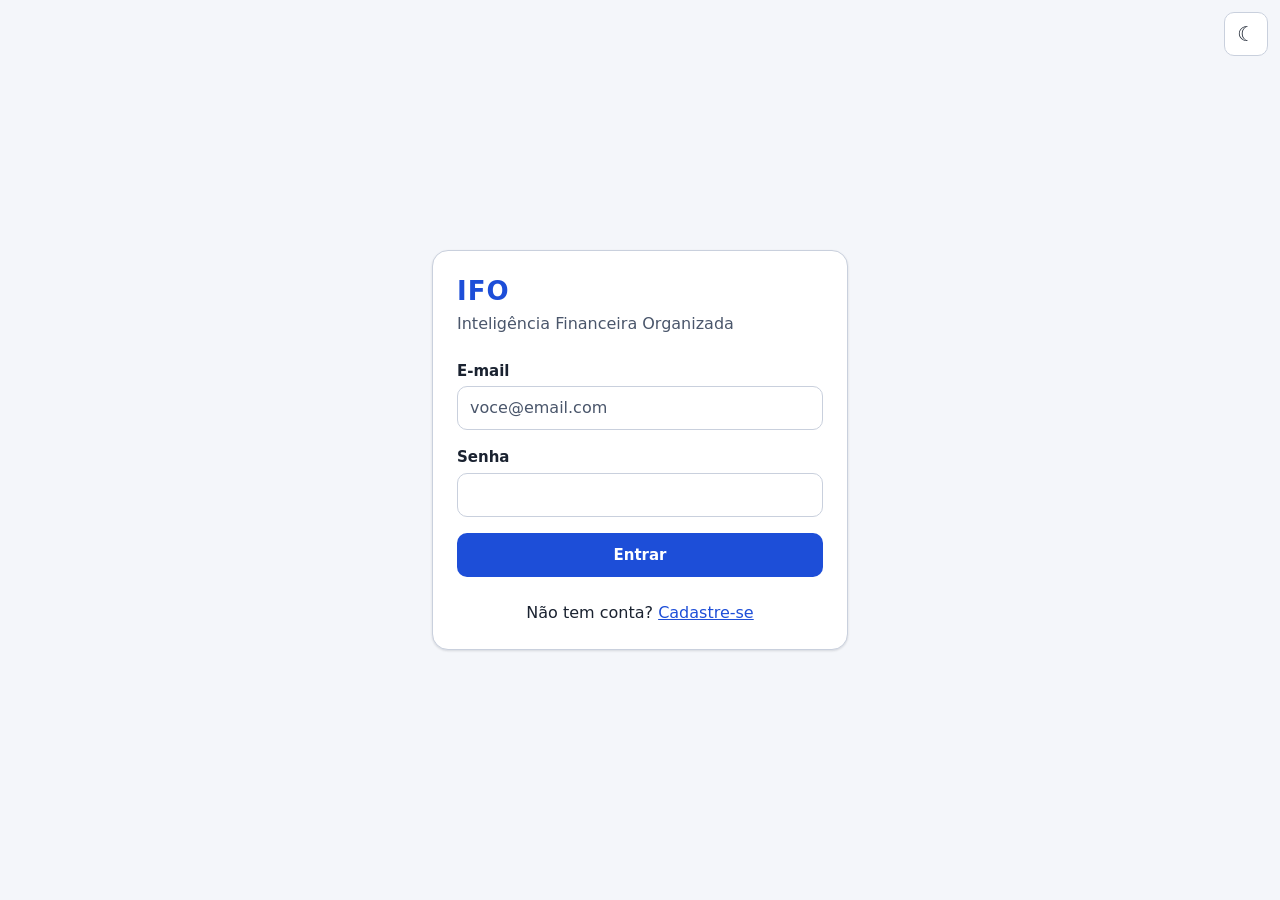
<file: ifo/frontend/index.html>
<!doctype html>
<html lang="pt-BR">
  <head>
    <meta charset="UTF-8" />
    <meta name="viewport" content="width=device-width, initial-scale=1.0" />
    <title>Entrar · IFO</title>
    <!-- Aplica o tema salvo antes da pintura (evita "piscar"); ver js/tema.js -->
    <script>
      try {
        var t = localStorage.getItem("ifo.tema");
        if (t === "dark" || t === "light") document.documentElement.dataset.theme = t;
      } catch (e) {}
    </script>
    <link rel="stylesheet" href="css/tokens.css" />
    <link rel="stylesheet" href="css/base.css" />
    <link rel="stylesheet" href="css/componentes.css" />
  </head>
  <body>
    <a class="pular-conteudo" href="#conteudo">Ir para o conteúdo</a>

    <div class="autenticacao">
      <main id="conteudo" class="autenticacao-caixa">
        <h1>IFO</h1>
        <p class="subtitulo">Inteligência Financeira Organizada</p>

        <form id="form-login" class="formulario" novalidate>
          <div class="campo">
            <label for="email">E-mail</label>
            <input
              class="entrada"
              type="email"
              id="email"
              name="email"
              autocomplete="email"
              placeholder="voce@email.com"
              required
            />
          </div>

          <div class="campo">
            <label for="senha">Senha</label>
            <input
              class="entrada"
              type="password"
              id="senha"
              name="senha"
              autocomplete="current-password"
              required
            />
          </div>

          <button type="submit" class="btn btn-primario btn-bloco">Entrar</button>
        </form>

        <p class="texto-centro" style="margin-top: var(--espaco-5)">
          Não tem conta? <a href="cadastro.html">Cadastre-se</a>
        </p>
      </main>
    </div>

    <script type="module" src="js/telas/login.js"></script>
  </body>
</html>
</file>
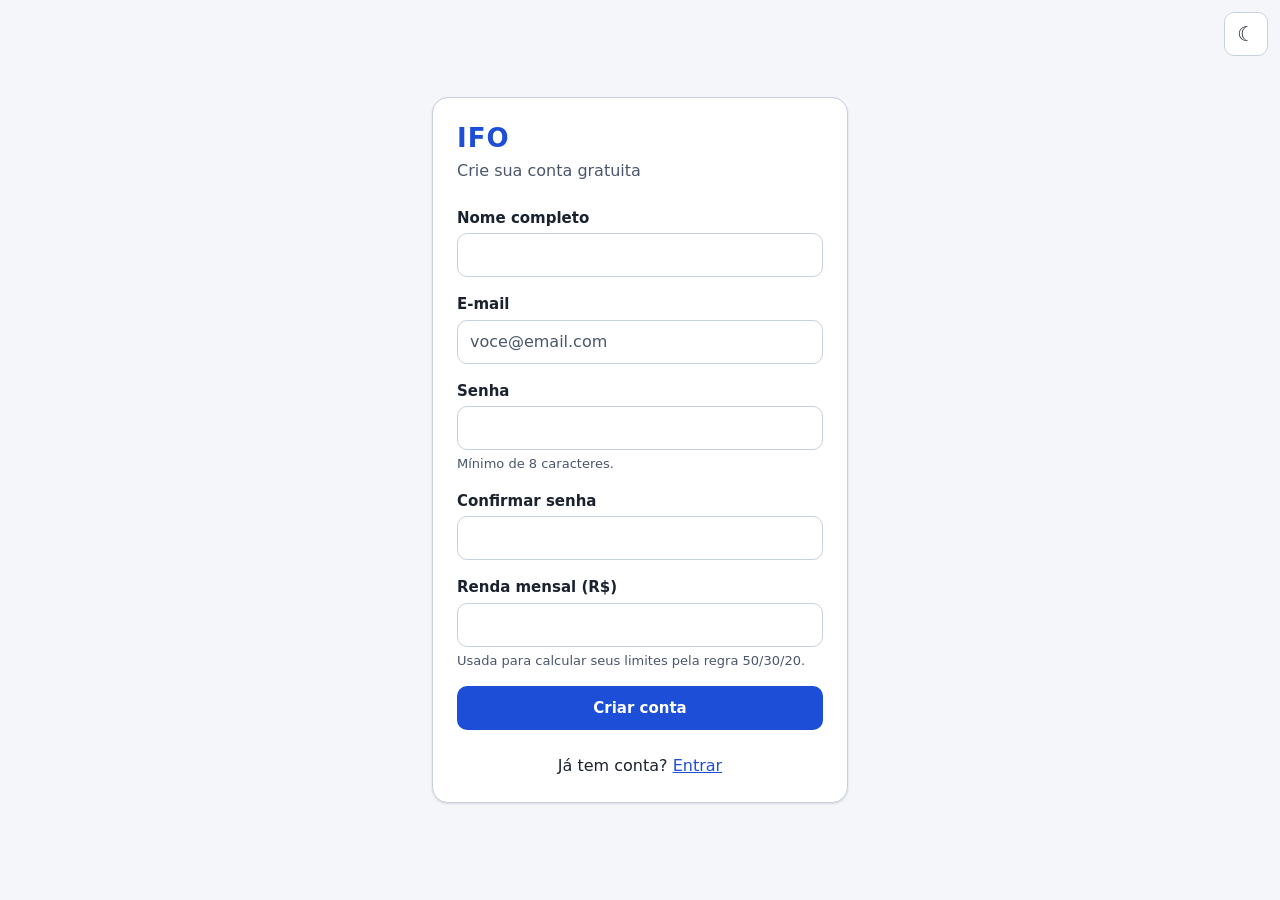
<file: ifo/frontend/cadastro.html>
<!doctype html>
<html lang="pt-BR">
  <head>
    <meta charset="UTF-8" />
    <meta name="viewport" content="width=device-width, initial-scale=1.0" />
    <title>Criar conta · IFO</title>
    <!-- Aplica o tema salvo antes da pintura (evita "piscar"); ver js/tema.js -->
    <script>
      try {
        var t = localStorage.getItem("ifo.tema");
        if (t === "dark" || t === "light") document.documentElement.dataset.theme = t;
      } catch (e) {}
    </script>
    <link rel="stylesheet" href="css/tokens.css" />
    <link rel="stylesheet" href="css/base.css" />
    <link rel="stylesheet" href="css/componentes.css" />
  </head>
  <body>
    <a class="pular-conteudo" href="#conteudo">Ir para o conteúdo</a>

    <div class="autenticacao">
      <main id="conteudo" class="autenticacao-caixa">
        <h1>IFO</h1>
        <p class="subtitulo">Crie sua conta gratuita</p>

        <form id="form-cadastro" class="formulario" novalidate>
          <div class="campo">
            <label for="nome">Nome completo</label>
            <input class="entrada" type="text" id="nome" name="nome" autocomplete="name" required />
          </div>

          <div class="campo">
            <label for="email">E-mail</label>
            <input
              class="entrada"
              type="email"
              id="email"
              name="email"
              autocomplete="email"
              placeholder="voce@email.com"
              required
            />
          </div>

          <div class="campo">
            <label for="senha">Senha</label>
            <input
              class="entrada"
              type="password"
              id="senha"
              name="senha"
              autocomplete="new-password"
              minlength="8"
              aria-describedby="ajuda-senha"
              required
            />
            <span id="ajuda-senha" class="campo-ajuda">Mínimo de 8 caracteres.</span>
          </div>

          <div class="campo">
            <label for="confirmar-senha">Confirmar senha</label>
            <input
              class="entrada"
              type="password"
              id="confirmar-senha"
              name="confirmarSenha"
              autocomplete="new-password"
              required
            />
          </div>

          <div class="campo">
            <label for="renda">Renda mensal (R$)</label>
            <input
              class="entrada"
              type="number"
              id="renda"
              name="rendaMensal"
              inputmode="decimal"
              step="0.01"
              min="0"
              aria-describedby="ajuda-renda"
              required
            />
            <span id="ajuda-renda" class="campo-ajuda">
              Usada para calcular seus limites pela regra 50/30/20.
            </span>
          </div>

          <button type="submit" class="btn btn-primario btn-bloco">Criar conta</button>
        </form>

        <p class="texto-centro" style="margin-top: var(--espaco-5)">
          Já tem conta? <a href="index.html">Entrar</a>
        </p>
      </main>
    </div>

    <script type="module" src="js/telas/cadastro.js"></script>
  </body>
</html>
</file>
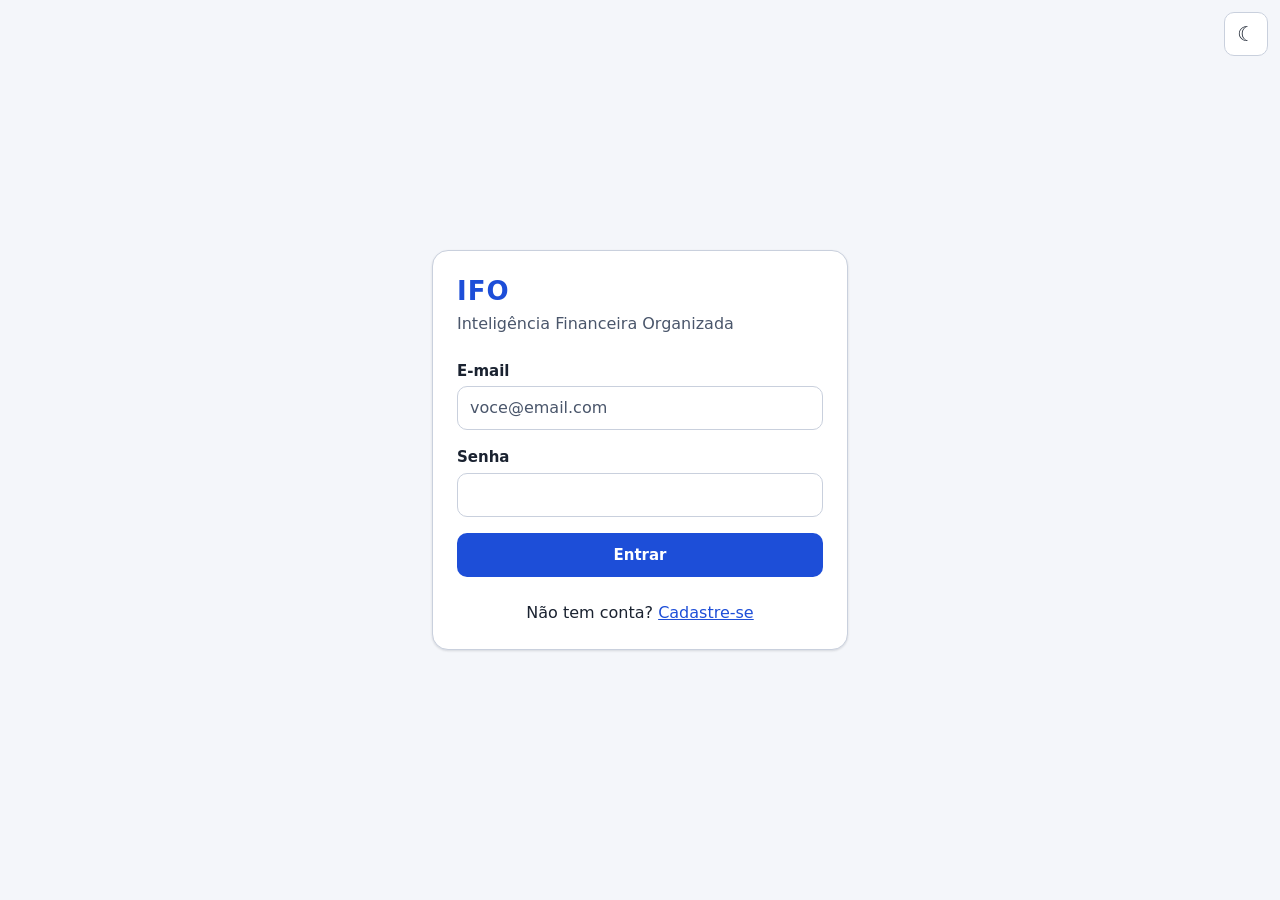
<file: ifo/frontend/dashboard.html>
<!doctype html>
<html lang="pt-BR">
  <head>
    <meta charset="UTF-8" />
    <meta name="viewport" content="width=device-width, initial-scale=1.0" />
    <title>Dashboard · IFO</title>
    <!-- Aplica o tema salvo antes da pintura (evita "piscar"); ver js/tema.js -->
    <script>
      try {
        var t = localStorage.getItem("ifo.tema");
        if (t === "dark" || t === "light") document.documentElement.dataset.theme = t;
      } catch (e) {}
    </script>
    <link rel="stylesheet" href="css/tokens.css" />
    <link rel="stylesheet" href="css/base.css" />
    <link rel="stylesheet" href="css/componentes.css" />
  </head>
  <body>
    <a class="pular-conteudo" href="#conteudo">Ir para o conteúdo</a>
    <header id="navbar" class="navbar"></header>

    <main id="conteudo" class="conteudo pilha">
      <div class="cabecalho-pagina">
        <h1>Dashboard</h1>
        <button type="button" id="nova-transacao" class="btn btn-primario">+ Nova transação</button>
      </div>

      <div id="filtro"></div>

      <div id="painel" class="pilha"></div>
    </main>

    <footer class="rodape">IFO · Inteligência Financeira Organizada · Projeto acadêmico FATEC Cotia</footer>

    <script type="module" src="js/telas/dashboard.js"></script>
  </body>
</html>
</file>
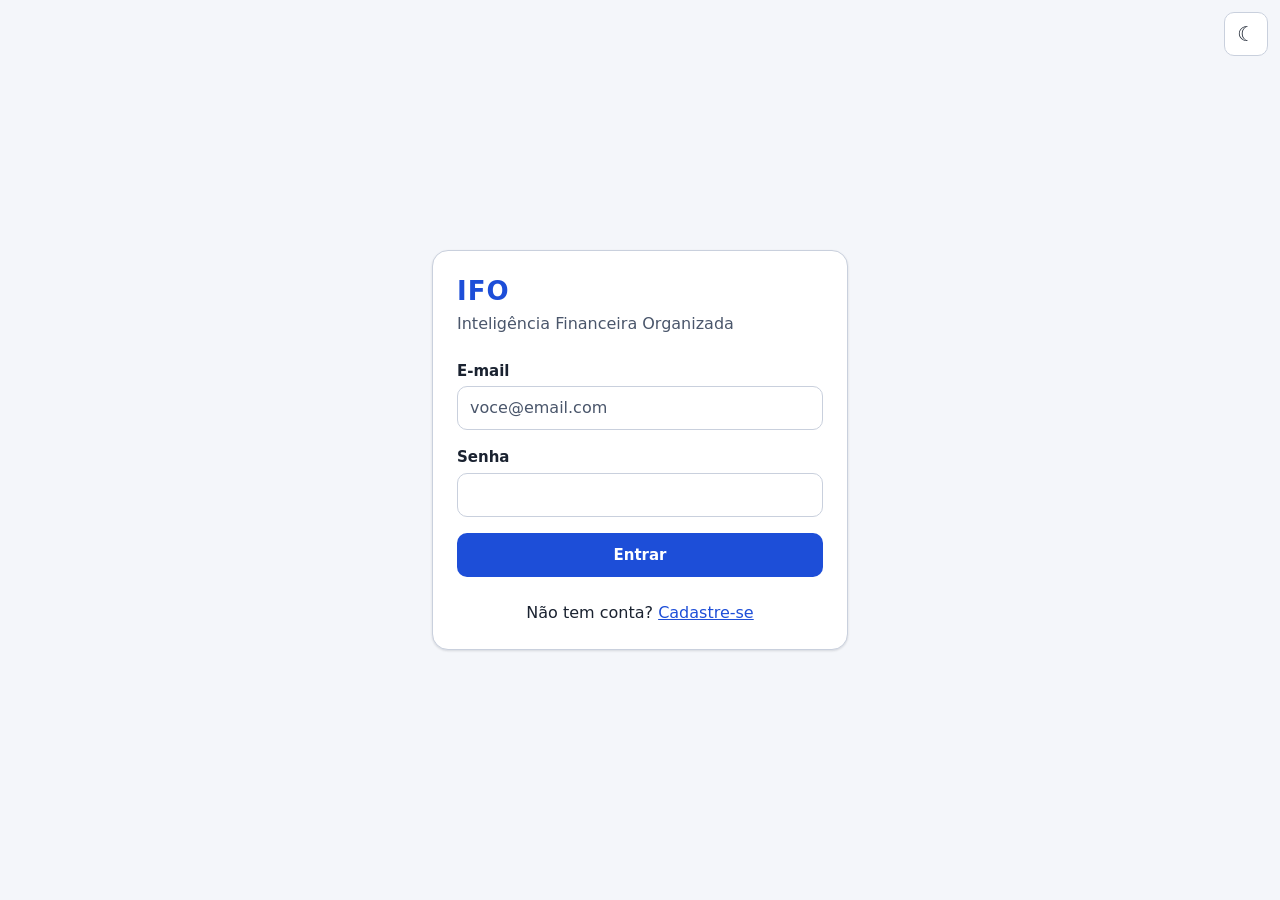
<file: ifo/frontend/metas.html>
<!doctype html>
<html lang="pt-BR">
  <head>
    <meta charset="UTF-8" />
    <meta name="viewport" content="width=device-width, initial-scale=1.0" />
    <title>Metas · IFO</title>
    <!-- Aplica o tema salvo antes da pintura (evita "piscar"); ver js/tema.js -->
    <script>
      try {
        var t = localStorage.getItem("ifo.tema");
        if (t === "dark" || t === "light") document.documentElement.dataset.theme = t;
      } catch (e) {}
    </script>
    <link rel="stylesheet" href="css/tokens.css" />
    <link rel="stylesheet" href="css/base.css" />
    <link rel="stylesheet" href="css/componentes.css" />
  </head>
  <body>
    <a class="pular-conteudo" href="#conteudo">Ir para o conteúdo</a>
    <header id="navbar" class="navbar"></header>

    <main id="conteudo" class="conteudo pilha">
      <div class="cabecalho-pagina">
        <h1>Metas</h1>
        <button type="button" id="nova-meta" class="btn btn-primario">+ Nova meta</button>
      </div>

      <div id="lista-metas" aria-live="polite"></div>
    </main>

    <footer class="rodape">IFO · Inteligência Financeira Organizada · Projeto acadêmico FATEC Cotia</footer>

    <script type="module" src="js/telas/metas.js"></script>
  </body>
</html>
</file>
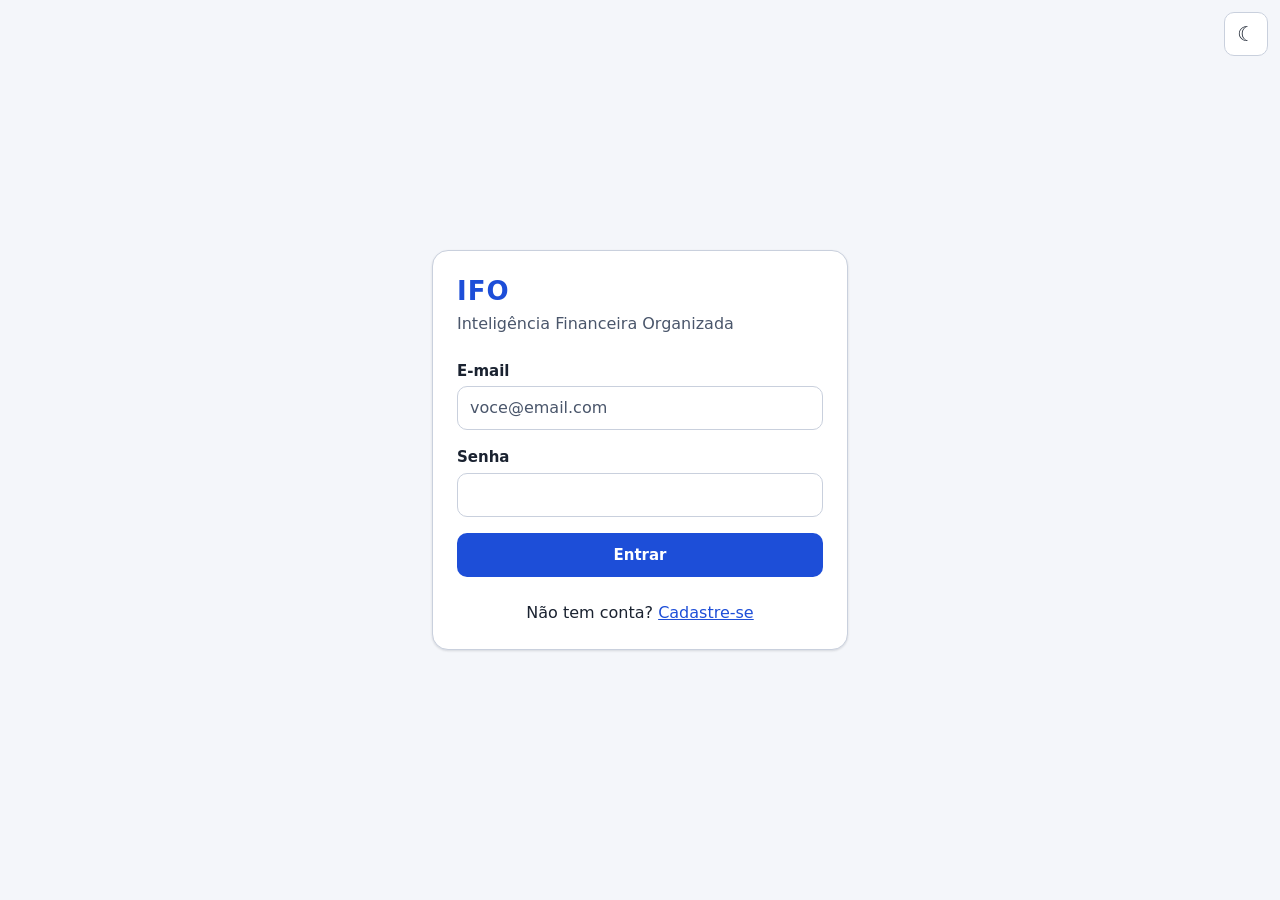
<file: ifo/frontend/orcamento.html>
<!doctype html>
<html lang="pt-BR">
  <head>
    <meta charset="UTF-8" />
    <meta name="viewport" content="width=device-width, initial-scale=1.0" />
    <title>Orçamento · IFO</title>
    <!-- Aplica o tema salvo antes da pintura (evita "piscar"); ver js/tema.js -->
    <script>
      try {
        var t = localStorage.getItem("ifo.tema");
        if (t === "dark" || t === "light") document.documentElement.dataset.theme = t;
      } catch (e) {}
    </script>
    <link rel="stylesheet" href="css/tokens.css" />
    <link rel="stylesheet" href="css/base.css" />
    <link rel="stylesheet" href="css/componentes.css" />
  </head>
  <body>
    <a class="pular-conteudo" href="#conteudo">Ir para o conteúdo</a>
    <header id="navbar" class="navbar"></header>

    <main id="conteudo" class="conteudo pilha">
      <div class="cabecalho-pagina">
        <h1>Orçamento</h1>
      </div>

      <section class="cartao pilha" aria-labelledby="titulo-distribuicao">
        <h2 id="titulo-distribuicao">Distribuição da renda</h2>
        <div id="info-renda"></div>

        <form id="form-orcamento" class="formulario" novalidate>
          <div class="campos-em-linha">
            <div class="campo">
              <label for="orc-necessidades">Necessidades (%)</label>
              <input class="entrada" type="number" id="orc-necessidades" name="necessidades" inputmode="decimal" step="0.01" min="0" max="100" />
            </div>
            <div class="campo">
              <label for="orc-lazer">Lazer (%)</label>
              <input class="entrada" type="number" id="orc-lazer" name="lazer" inputmode="decimal" step="0.01" min="0" max="100" />
            </div>
            <div class="campo">
              <label for="orc-investimentos">Investimentos (%)</label>
              <input class="entrada" type="number" id="orc-investimentos" name="investimentos" inputmode="decimal" step="0.01" min="0" max="100" />
            </div>
          </div>

          <!-- Prévia da soma: precisa fechar exatamente 100% (RN05) -->
          <div id="soma-percentuais" class="faixa faixa-atencao" role="status" aria-live="polite"></div>

          <div class="linha">
            <button type="submit" class="btn btn-primario">Salvar orçamento</button>
            <button type="button" id="restaurar-padrao" class="btn btn-contorno">Restaurar 50/30/20</button>
          </div>
        </form>
      </section>

      <section aria-labelledby="titulo-uso" class="pilha">
        <h2 id="titulo-uso">Uso no mês</h2>
        <div id="filtro"></div>
        <div id="status-grupos" class="grade grade-3"></div>
      </section>
    </main>

    <footer class="rodape">IFO · Inteligência Financeira Organizada · Projeto acadêmico FATEC Cotia</footer>

    <script type="module" src="js/telas/orcamento.js"></script>
  </body>
</html>
</file>
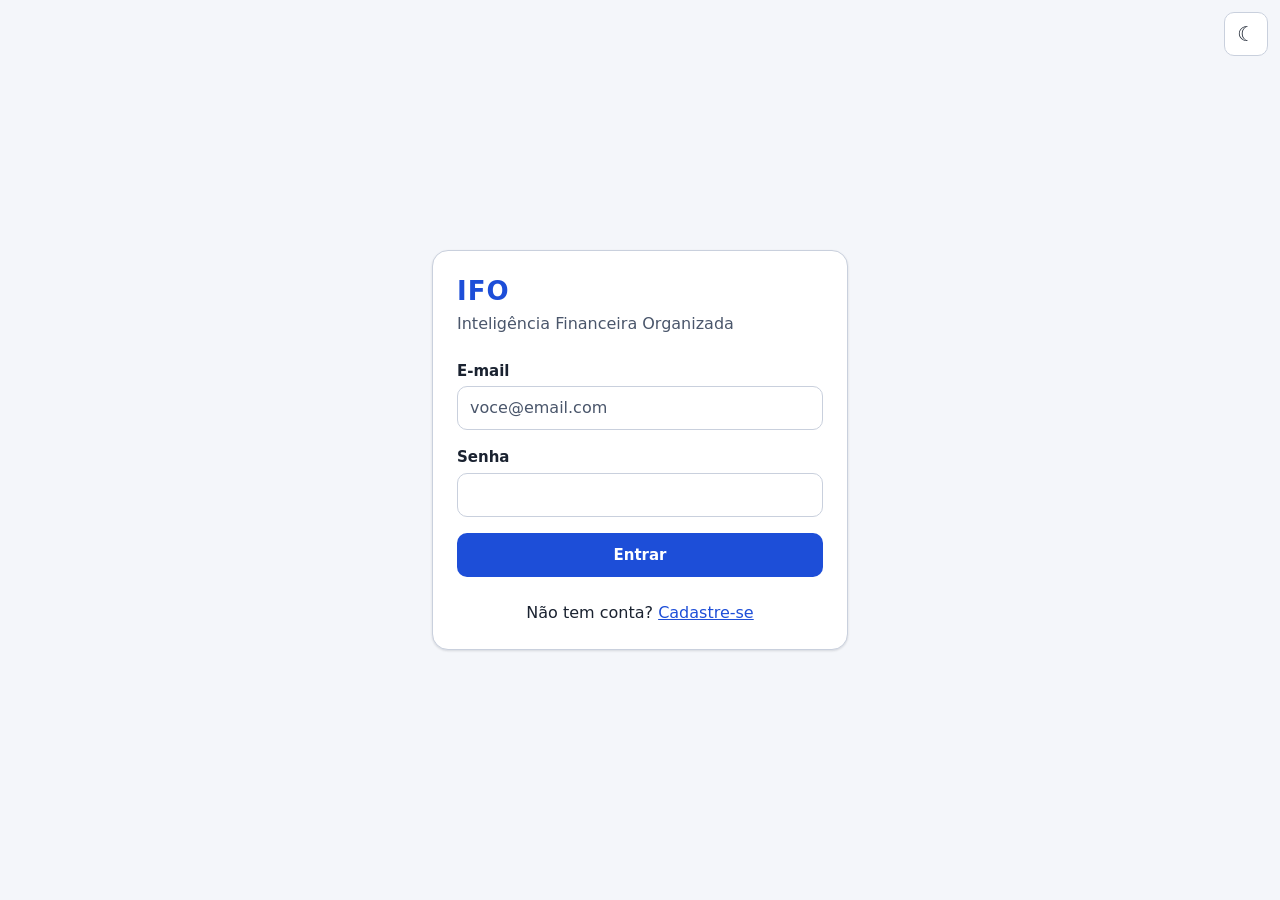
<file: ifo/frontend/perfil.html>
<!doctype html>
<html lang="pt-BR">
  <head>
    <meta charset="UTF-8" />
    <meta name="viewport" content="width=device-width, initial-scale=1.0" />
    <title>Perfil · IFO</title>
    <!-- Aplica o tema salvo antes da pintura (evita "piscar"); ver js/tema.js -->
    <script>
      try {
        var t = localStorage.getItem("ifo.tema");
        if (t === "dark" || t === "light") document.documentElement.dataset.theme = t;
      } catch (e) {}
    </script>
    <link rel="stylesheet" href="css/tokens.css" />
    <link rel="stylesheet" href="css/base.css" />
    <link rel="stylesheet" href="css/componentes.css" />
  </head>
  <body>
    <a class="pular-conteudo" href="#conteudo">Ir para o conteúdo</a>
    <header id="navbar" class="navbar"></header>

    <main id="conteudo" class="conteudo coluna-central coluna-estreita">
      <div class="cabecalho-pagina">
        <h1>Meu perfil</h1>
      </div>

      <section class="cartao">
        <form id="form-perfil" class="formulario" novalidate>
          <!-- Fica desabilitado até os dados chegarem da API -->
          <fieldset id="dados-perfil" class="formulario conjunto" disabled>
            <div class="campo">
              <label for="nome">Nome</label>
              <input class="entrada" type="text" id="nome" name="nome" autocomplete="name" required />
            </div>

            <div class="campo">
              <label for="email">E-mail</label>
              <input
                class="entrada"
                type="email"
                id="email"
                name="email"
                autocomplete="email"
                aria-describedby="ajuda-email"
                readonly
              />
              <span id="ajuda-email" class="campo-ajuda">O e-mail não pode ser alterado.</span>
            </div>

            <div class="campo">
              <label for="renda">Renda mensal (R$)</label>
              <input
                class="entrada"
                type="number"
                id="renda"
                name="rendaMensal"
                inputmode="decimal"
                step="0.01"
                min="0"
                aria-describedby="ajuda-renda"
                required
              />
              <span id="ajuda-renda" class="campo-ajuda">
                A renda define o limite mensal de cada grupo no seu orçamento.
              </span>
            </div>

            <button type="submit" class="btn btn-primario">Salvar alterações</button>
          </fieldset>
        </form>
      </section>
    </main>

    <footer class="rodape">IFO · Inteligência Financeira Organizada · Projeto acadêmico FATEC Cotia</footer>

    <script type="module" src="js/telas/perfil.js"></script>
  </body>
</html>
</file>
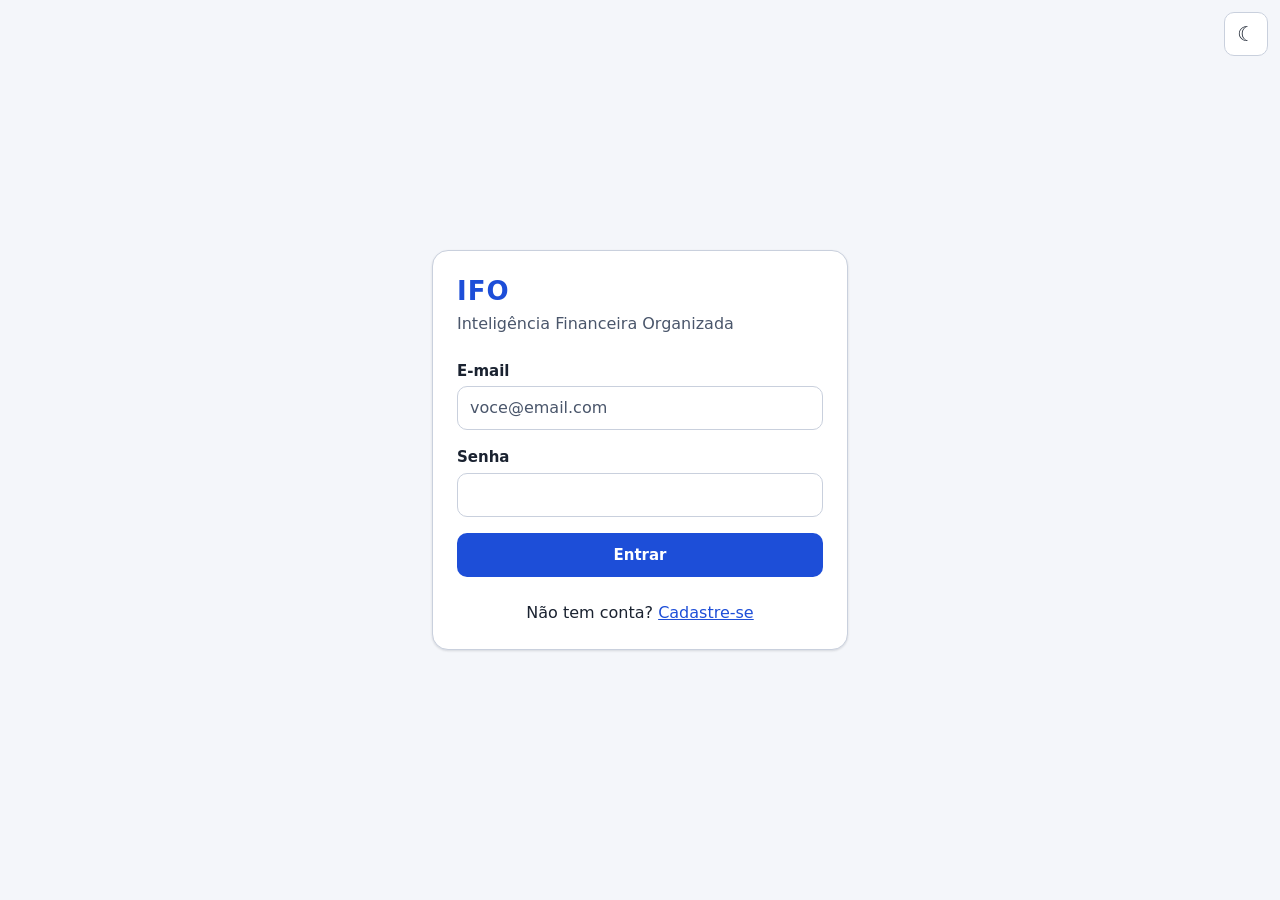
<file: ifo/frontend/recorrencias.html>
<!doctype html>
<html lang="pt-BR">
  <head>
    <meta charset="UTF-8" />
    <meta name="viewport" content="width=device-width, initial-scale=1.0" />
    <title>Despesas recorrentes · IFO</title>
    <!-- Aplica o tema salvo antes da pintura (evita "piscar"); ver js/tema.js -->
    <script>
      try {
        var t = localStorage.getItem("ifo.tema");
        if (t === "dark" || t === "light") document.documentElement.dataset.theme = t;
      } catch (e) {}
    </script>
    <link rel="stylesheet" href="css/tokens.css" />
    <link rel="stylesheet" href="css/base.css" />
    <link rel="stylesheet" href="css/componentes.css" />
  </head>
  <body>
    <a class="pular-conteudo" href="#conteudo">Ir para o conteúdo</a>
    <header id="navbar" class="navbar"></header>

    <main id="conteudo" class="conteudo pilha">
      <div class="cabecalho-pagina">
        <h1>Despesas recorrentes</h1>
        <button type="button" id="nova-recorrencia" class="btn btn-primario">+ Nova recorrência</button>
      </div>

      <div class="faixa faixa-info">
        O IFO lança a despesa sozinho todo mês, no dia escolhido (em meses curtos, no último dia). Pausar ou excluir
        vale só para os meses seguintes: o que já foi lançado fica nas suas transações.
      </div>

      <section class="cartao" aria-label="Lista de despesas recorrentes">
        <div id="lista-recorrencias" aria-live="polite"></div>
      </section>
    </main>

    <footer class="rodape">IFO · Inteligência Financeira Organizada · Projeto acadêmico FATEC Cotia</footer>

    <script type="module" src="js/telas/recorrencias.js"></script>
  </body>
</html>
</file>
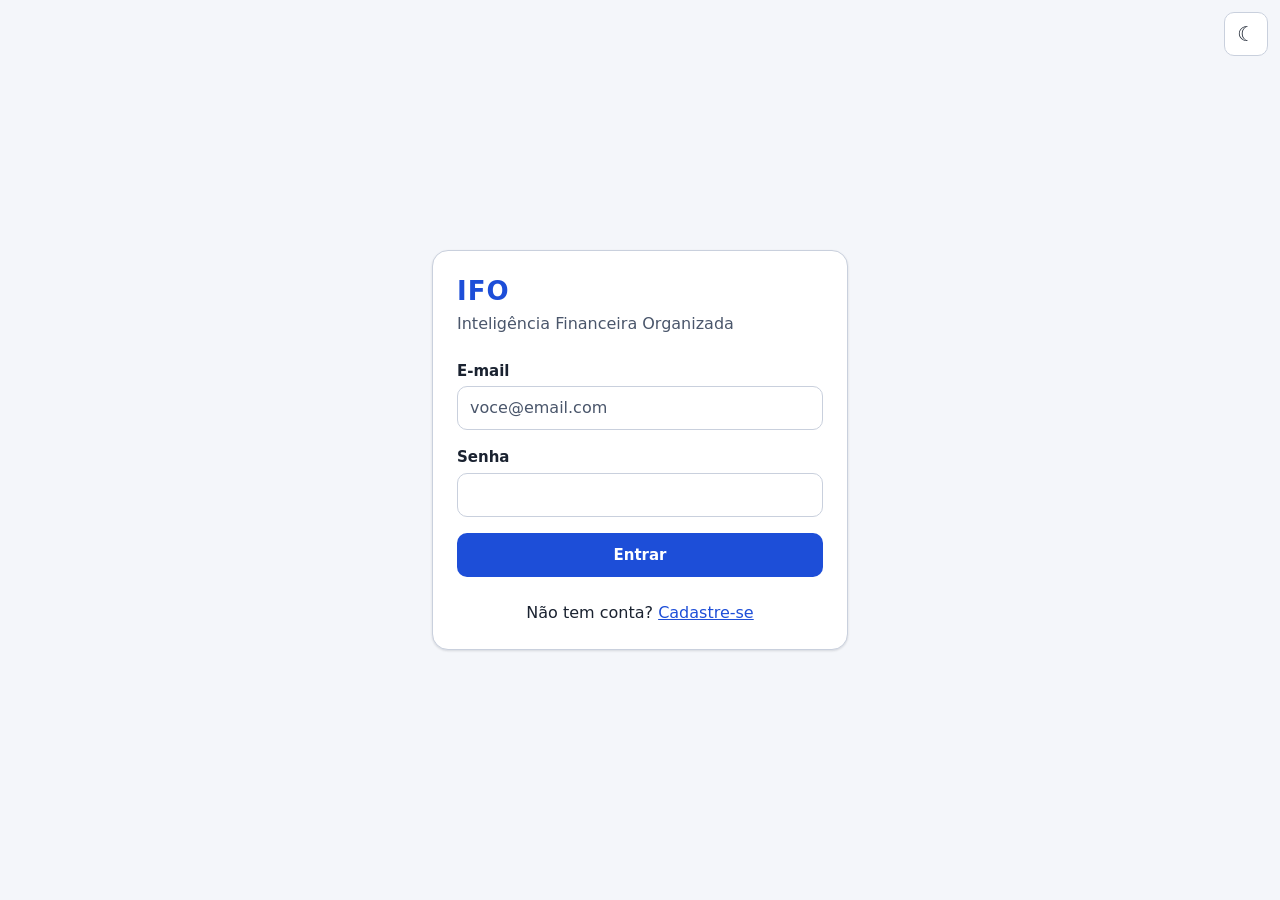
<file: ifo/frontend/simulador.html>
<!doctype html>
<html lang="pt-BR">
  <head>
    <meta charset="UTF-8" />
    <meta name="viewport" content="width=device-width, initial-scale=1.0" />
    <title>Simulador · IFO</title>
    <!-- Aplica o tema salvo antes da pintura (evita "piscar"); ver js/tema.js -->
    <script>
      try {
        var t = localStorage.getItem("ifo.tema");
        if (t === "dark" || t === "light") document.documentElement.dataset.theme = t;
      } catch (e) {}
    </script>
    <link rel="stylesheet" href="css/tokens.css" />
    <link rel="stylesheet" href="css/base.css" />
    <link rel="stylesheet" href="css/componentes.css" />
  </head>
  <body>
    <a class="pular-conteudo" href="#conteudo">Ir para o conteúdo</a>
    <header id="navbar" class="navbar"></header>

    <main id="conteudo" class="conteudo coluna-central pilha">
      <div class="cabecalho-pagina">
        <h1>Simulador de investimentos</h1>
      </div>

      <section class="cartao" aria-labelledby="titulo-simulacao">
        <h2 id="titulo-simulacao">Simulação</h2>
        <form id="form-simulador" class="formulario" novalidate>
          <div class="campo">
            <label for="sim-inicial">Aplicação inicial (R$)</label>
            <input class="entrada" type="number" id="sim-inicial" name="aplicacaoInicial" inputmode="decimal" step="0.01" min="0" value="0" aria-describedby="ajuda-inicial" />
            <span id="ajuda-inicial" class="campo-ajuda">Opcional. Deixe em branco se começar do zero.</span>
          </div>

          <div class="campo">
            <label for="sim-mensal">Aporte mensal (R$)</label>
            <input class="entrada" type="number" id="sim-mensal" name="valorMensal" inputmode="decimal" step="0.01" min="0" value="300" aria-describedby="ajuda-mensal" />
            <span id="ajuda-mensal" class="campo-ajuda">Depositado no fim de cada mês.</span>
          </div>

          <div class="campo">
            <label for="sim-taxa">Taxa de juros (% ao mês)</label>
            <input class="entrada" type="number" id="sim-taxa" name="taxaMensal" inputmode="decimal" step="any" min="0" max="100" value="1" />
          </div>

          <div class="campo">
            <label for="sim-meses">Prazo (meses)</label>
            <input class="entrada" type="number" id="sim-meses" name="tempoMeses" inputmode="numeric" step="1" min="1" max="1200" value="12" aria-describedby="ajuda-meses" />
            <span id="ajuda-meses" class="campo-ajuda">De 1 a 1200 meses.</span>
          </div>

          <div class="campo">
            <label for="sim-tipo">Tipo de juros</label>
            <select class="entrada" id="sim-tipo" name="tipoJuros">
              <option value="COMPOSTO" selected>Juros compostos</option>
              <option value="SIMPLES">Juros simples</option>
            </select>
          </div>

          <button type="submit" class="btn btn-primario">Calcular</button>
        </form>
        <p class="campo-ajuda espaco-topo">A simulação não é salva: nada fica registrado na sua conta.</p>
      </section>

      <section id="resultado" class="pilha" aria-live="polite"></section>
    </main>

    <footer class="rodape">IFO · Inteligência Financeira Organizada · Projeto acadêmico FATEC Cotia</footer>

    <script type="module" src="js/telas/simulador.js"></script>
  </body>
</html>
</file>
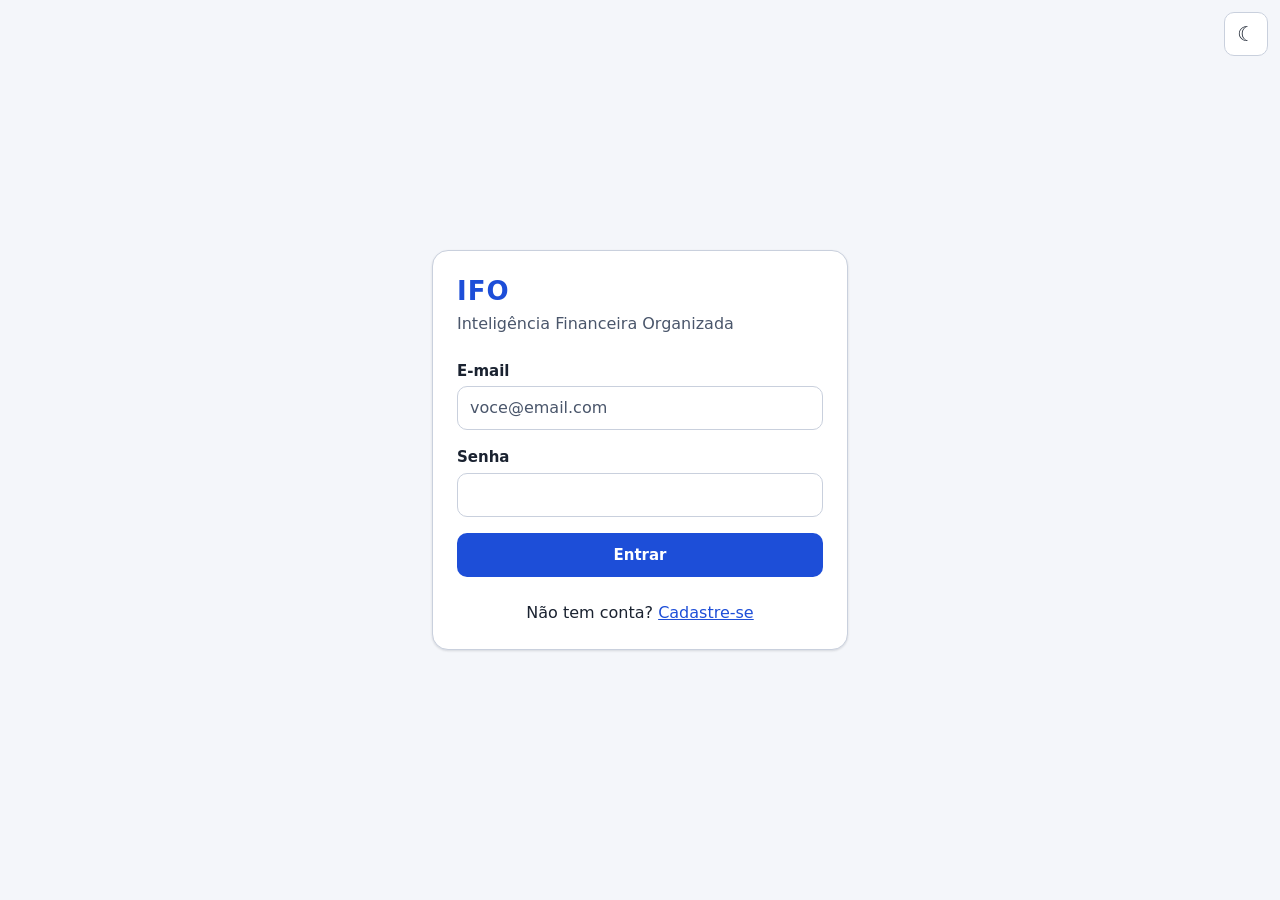
<file: ifo/frontend/transacoes.html>
<!doctype html>
<html lang="pt-BR">
  <head>
    <meta charset="UTF-8" />
    <meta name="viewport" content="width=device-width, initial-scale=1.0" />
    <title>Transações · IFO</title>
    <!-- Aplica o tema salvo antes da pintura (evita "piscar"); ver js/tema.js -->
    <script>
      try {
        var t = localStorage.getItem("ifo.tema");
        if (t === "dark" || t === "light") document.documentElement.dataset.theme = t;
      } catch (e) {}
    </script>
    <link rel="stylesheet" href="css/tokens.css" />
    <link rel="stylesheet" href="css/base.css" />
    <link rel="stylesheet" href="css/componentes.css" />
  </head>
  <body>
    <a class="pular-conteudo" href="#conteudo">Ir para o conteúdo</a>
    <header id="navbar" class="navbar"></header>

    <main id="conteudo" class="conteudo pilha">
      <div class="cabecalho-pagina">
        <h1>Transações</h1>
        <div class="linha">
          <button type="button" id="exportar-csv" class="btn btn-contorno">Exportar CSV</button>
          <button type="button" id="nova-transacao" class="btn btn-primario">+ Nova transação</button>
        </div>
      </div>

      <div id="filtro"></div>

      <!-- Alerta de orçamento depois de lançar uma despesa (RF14) -->
      <div id="area-alerta" role="status" aria-live="polite"></div>

      <section class="cartao" aria-label="Lista de transações">
        <div id="lista"></div>
      </section>
    </main>

    <footer class="rodape">IFO · Inteligência Financeira Organizada · Projeto acadêmico FATEC Cotia</footer>

    <script type="module" src="js/telas/transacoes.js"></script>
  </body>
</html>
</file>
<file: ifo/frontend/css/tokens.css>
/* ============================================
   IFO - Design tokens (R4, ADR-013/ADR-014)
   Toda cor, tamanho e raio do sistema nasce aqui.
   Tema escuro: [data-theme="dark"] (escolha do usuário) ou
   prefers-color-scheme (padrão do sistema, RN19).
   Pares texto/fundo conferidos para contraste AA (RNF08/RNF16).
   ============================================ */

:root {
  color-scheme: light;

  /* Superfícies e texto */
  --cor-fundo: #f4f6fa;
  --cor-superficie: #ffffff;
  --cor-superficie-2: #eef1f7;
  --cor-borda: #c9d0dd;
  --cor-texto: #1a2230;
  --cor-texto-suave: #4a566b;

  /* Marca e ações */
  --cor-primaria: #1d4ed8;
  --cor-primaria-hover: #1e40af;
  --cor-sobre-primaria: #ffffff;
  --cor-perigo: #b91c1c;
  --cor-perigo-hover: #991b1b;
  --cor-sobre-perigo: #ffffff;
  --cor-foco: #1d4ed8;

  /* Dinheiro */
  --cor-receita: #047857;
  --cor-despesa: #b91c1c;

  /* Faixas de aviso (fundo + texto + borda) */
  --faixa-info-fundo: #dbeafe;
  --faixa-info-texto: #1e3a8a;
  --faixa-info-borda: #1d4ed8;
  --faixa-sucesso-fundo: #d1fae5;
  --faixa-sucesso-texto: #064e3b;
  --faixa-sucesso-borda: #047857;
  --faixa-atencao-fundo: #fef3c7;
  --faixa-atencao-texto: #78350f;
  --faixa-atencao-borda: #b45309;
  --faixa-perigo-fundo: #fee2e2;
  --faixa-perigo-texto: #7f1d1d;
  --faixa-perigo-borda: #b91c1c;

  /* Níveis do orçamento (barras e selos) */
  --cor-nivel-ok: #047857;
  --cor-nivel-atencao: #b45309;
  --cor-nivel-estouro: #b91c1c;

  /* Grupos (pizza e legendas) */
  --cor-grupo-necessidades: #1d4ed8;
  --cor-grupo-lazer: #b45309;
  --cor-grupo-investimentos: #047857;

  /* Tipografia */
  --fonte: system-ui, -apple-system, "Segoe UI", Roboto, "Helvetica Neue", Arial, sans-serif;
  --texto-xs: 0.8125rem;
  --texto-sm: 0.9375rem;
  --texto-md: 1rem;
  --texto-lg: 1.25rem;
  --texto-xl: 1.625rem;
  --texto-destaque: 2rem;
  --peso-normal: 400;
  --peso-medio: 600;
  --peso-forte: 700;
  --altura-linha: 1.5;

  /* Espaçamento (escala de 4 px) */
  --espaco-1: 0.25rem;
  --espaco-2: 0.5rem;
  --espaco-3: 0.75rem;
  --espaco-4: 1rem;
  --espaco-5: 1.5rem;
  --espaco-6: 2rem;
  --espaco-7: 3rem;

  /* Formas */
  --raio-sm: 6px;
  --raio-md: 10px;
  --raio-lg: 16px;
  --raio-pilula: 999px;
  --sombra-1: 0 1px 2px rgb(15 23 42 / 0.08), 0 1px 3px rgb(15 23 42 / 0.06);
  --sombra-2: 0 10px 30px rgb(15 23 42 / 0.18);

  /* Medidas de layout */
  --toque-minimo: 44px;
  --largura-conteudo: 1120px;
  --altura-navbar: 56px;

  /* Movimento (ADR-019): durações e curvas únicas para o sistema todo.
     Tudo que usa estes valores é desligado por prefers-reduced-motion. */
  --mov-rapido: 150ms;
  --mov-medio: 250ms;
  --mov-lento: 400ms;
  --mov-curva: cubic-bezier(0.2, 0.7, 0.2, 1);
}

/* Tema escuro escolhido pelo usuário */
:root[data-theme="dark"] {
  color-scheme: dark;

  --cor-fundo: #0e131d;
  --cor-superficie: #172030;
  --cor-superficie-2: #1f2a3f;
  --cor-borda: #34425c;
  --cor-texto: #e8ecf4;
  --cor-texto-suave: #a9b4c8;

  --cor-primaria: #7aa5ff;
  --cor-primaria-hover: #9bbcff;
  --cor-sobre-primaria: #0a1020;
  --cor-perigo: #ff8f8f;
  --cor-perigo-hover: #ffadad;
  --cor-sobre-perigo: #1f0808;
  --cor-foco: #a9c4ff;

  --cor-receita: #4ade80;
  --cor-despesa: #ff9a9a;

  --faixa-info-fundo: #142a52;
  --faixa-info-texto: #cfe0ff;
  --faixa-info-borda: #7aa5ff;
  --faixa-sucesso-fundo: #0f3325;
  --faixa-sucesso-texto: #c2f5d8;
  --faixa-sucesso-borda: #4ade80;
  --faixa-atencao-fundo: #3a2c08;
  --faixa-atencao-texto: #fde9a8;
  --faixa-atencao-borda: #fbbf24;
  --faixa-perigo-fundo: #401418;
  --faixa-perigo-texto: #ffd0d0;
  --faixa-perigo-borda: #ff8f8f;

  --cor-nivel-ok: #4ade80;
  --cor-nivel-atencao: #fbbf24;
  --cor-nivel-estouro: #ff8f8f;

  --cor-grupo-necessidades: #7aa5ff;
  --cor-grupo-lazer: #fbbf24;
  --cor-grupo-investimentos: #4ade80;

  --sombra-1: 0 1px 2px rgb(0 0 0 / 0.5);
  --sombra-2: 0 10px 30px rgb(0 0 0 / 0.6);
}

/* Padrão do sistema, quando o usuário não escolheu nada (RN19).
   Mesmos valores do bloco acima: CSS não permite "reaproveitar" um seletor
   dentro de uma media query, então a repetição é proposital. */
@media (prefers-color-scheme: dark) {
  :root:not([data-theme="light"]) {
    color-scheme: dark;

    --cor-fundo: #0e131d;
    --cor-superficie: #172030;
    --cor-superficie-2: #1f2a3f;
    --cor-borda: #34425c;
    --cor-texto: #e8ecf4;
    --cor-texto-suave: #a9b4c8;

    --cor-primaria: #7aa5ff;
    --cor-primaria-hover: #9bbcff;
    --cor-sobre-primaria: #0a1020;
    --cor-perigo: #ff8f8f;
    --cor-perigo-hover: #ffadad;
    --cor-sobre-perigo: #1f0808;
    --cor-foco: #a9c4ff;

    --cor-receita: #4ade80;
    --cor-despesa: #ff9a9a;

    --faixa-info-fundo: #142a52;
    --faixa-info-texto: #cfe0ff;
    --faixa-info-borda: #7aa5ff;
    --faixa-sucesso-fundo: #0f3325;
    --faixa-sucesso-texto: #c2f5d8;
    --faixa-sucesso-borda: #4ade80;
    --faixa-atencao-fundo: #3a2c08;
    --faixa-atencao-texto: #fde9a8;
    --faixa-atencao-borda: #fbbf24;
    --faixa-perigo-fundo: #401418;
    --faixa-perigo-texto: #ffd0d0;
    --faixa-perigo-borda: #ff8f8f;

    --cor-nivel-ok: #4ade80;
    --cor-nivel-atencao: #fbbf24;
    --cor-nivel-estouro: #ff8f8f;

    --cor-grupo-necessidades: #7aa5ff;
    --cor-grupo-lazer: #fbbf24;
    --cor-grupo-investimentos: #4ade80;

    --sombra-1: 0 1px 2px rgb(0 0 0 / 0.5);
    --sombra-2: 0 10px 30px rgb(0 0 0 / 0.6);
  }
}
</file>
<file: ifo/frontend/css/base.css>
/* ============================================
   IFO - Base (reset, tipografia, foco, layout)
   Mobile-first: estilos de 360 px; tablet e desktop entram por min-width.
   ============================================ */

*,
*::before,
*::after {
  box-sizing: border-box;
}

* {
  margin: 0;
}

html {
  -webkit-text-size-adjust: 100%;
}

body {
  min-height: 100vh;
  background: var(--cor-fundo);
  color: var(--cor-texto);
  font-family: var(--fonte);
  font-size: var(--texto-md);
  line-height: var(--altura-linha);
}

h1,
h2,
h3 {
  line-height: 1.25;
  font-weight: var(--peso-forte);
}

h1 { font-size: var(--texto-xl); }
h2 { font-size: var(--texto-lg); }
h3 { font-size: var(--texto-md); }

a {
  color: var(--cor-primaria);
}

img,
svg {
  max-width: 100%;
}

button,
input,
select,
textarea {
  font: inherit;
  color: inherit;
}

/* Foco visível para quem usa teclado (RNF08) */
:focus-visible {
  outline: 3px solid var(--cor-foco);
  outline-offset: 2px;
}

/* Link "Ir para o conteúdo": só aparece ao receber foco */
.pular-conteudo {
  position: absolute;
  left: var(--espaco-3);
  top: -100px;
  z-index: 300;
  padding: var(--espaco-2) var(--espaco-4);
  background: var(--cor-primaria);
  color: var(--cor-sobre-primaria);
  border-radius: var(--raio-sm);
}

.pular-conteudo:focus {
  top: var(--espaco-3);
}

/* Texto só para leitor de tela */
.so-leitor {
  position: absolute;
  width: 1px;
  height: 1px;
  overflow: hidden;
  clip: rect(0 0 0 0);
  white-space: nowrap;
}

/* ---------- Layout ---------- */

.conteudo {
  width: 100%;
  max-width: var(--largura-conteudo);
  margin: 0 auto;
  padding: var(--espaco-4) var(--espaco-4) var(--espaco-7);
}

.cabecalho-pagina {
  display: flex;
  flex-wrap: wrap;
  align-items: center;
  justify-content: space-between;
  gap: var(--espaco-3);
  margin-bottom: var(--espaco-4);
}

.pilha {
  display: flex;
  flex-direction: column;
  gap: var(--espaco-4);
}

.linha {
  display: flex;
  flex-wrap: wrap;
  align-items: center;
  gap: var(--espaco-3);
}

.grade {
  display: grid;
  gap: var(--espaco-4);
  grid-template-columns: 1fr;
}

.texto-suave { color: var(--cor-texto-suave); }
.texto-centro { text-align: center; }
.receita { color: var(--cor-receita); }
.despesa { color: var(--cor-despesa); }

.rodape {
  padding: var(--espaco-5) var(--espaco-4);
  text-align: center;
  color: var(--cor-texto-suave);
  font-size: var(--texto-xs);
}

@media (min-width: 768px) {
  .conteudo {
    padding: var(--espaco-5) var(--espaco-5) var(--espaco-7);
  }

  .grade-2 { grid-template-columns: repeat(2, 1fr); }
  .grade-3 { grid-template-columns: repeat(3, 1fr); }
}

@media (min-width: 1024px) {
  .grade-4 { grid-template-columns: repeat(4, 1fr); }
}

/* ---------- Movimento (ADR-019) ---------- */

/* Cabeçalho ainda vazio (a navbar é montada por JS): reserva a altura para a página não "pular" */
.navbar:empty { min-height: calc(var(--altura-navbar) + 1px); }

@keyframes entra {
  from { opacity: 0; transform: translateY(10px); }
}

@keyframes vt-sai {
  to { opacity: 0; }
}

@keyframes vt-entra {
  from { opacity: 0; transform: translateY(6px); }
}

@media (prefers-reduced-motion: no-preference) {
  /* Transição entre páginas (cada tela é um .html): a antiga some e a nova entra suave.
     Navegador sem suporte ignora a regra e navega como antes. */
  @view-transition { navigation: auto; }

  ::view-transition-old(root) { animation: vt-sai var(--mov-rapido) ease-out both; }
  ::view-transition-new(root) { animation: vt-entra var(--mov-medio) var(--mov-curva) both; }

  /* Troca de tema sem "estalo" */
  body,
  .cartao,
  .navbar {
    transition: background-color var(--mov-medio), border-color var(--mov-medio), color var(--mov-medio);
  }
}

@media (prefers-reduced-motion: reduce) {
  *,
  *::before,
  *::after {
    animation-duration: 0.01ms !important;
    transition-duration: 0.01ms !important;
    scroll-behavior: auto !important;
  }
}

.texto-pequeno { font-size: var(--texto-xs); }
.linha-entre { justify-content: space-between; }
.titulo-pequeno { font-size: var(--texto-sm); font-weight: var(--peso-medio); color: var(--cor-texto-suave); }
.titulo-secao { margin-bottom: var(--espaco-3); }
.valor-medio { font-size: var(--texto-lg); font-weight: var(--peso-forte); overflow-wrap: anywhere; }

.espaco-topo { margin-top: var(--espaco-3); }
</file>
<file: ifo/frontend/css/componentes.css>
/* ============================================
   IFO - Componentes
   Só usa variáveis de tokens.css: nenhuma cor escrita à mão aqui.
   ============================================ */

/* ---------- Botões ---------- */

.btn {
  display: inline-flex;
  align-items: center;
  justify-content: center;
  gap: var(--espaco-2);
  min-height: var(--toque-minimo);
  padding: var(--espaco-2) var(--espaco-4);
  border: 1px solid transparent;
  border-radius: var(--raio-md);
  background: var(--cor-superficie-2);
  color: var(--cor-texto);
  font-weight: var(--peso-medio);
  font-size: var(--texto-sm);
  text-decoration: none;
  cursor: pointer;
  transition: background-color var(--mov-rapido), border-color var(--mov-rapido), transform var(--mov-rapido);
}

.btn:hover { border-color: var(--cor-borda); }

.btn-primario {
  background: var(--cor-primaria);
  color: var(--cor-sobre-primaria);
}
.btn-primario:hover {
  background: var(--cor-primaria-hover);
  border-color: transparent;
}

.btn-perigo {
  background: var(--cor-perigo);
  color: var(--cor-sobre-perigo);
}
.btn-perigo:hover {
  background: var(--cor-perigo-hover);
  border-color: transparent;
}

.btn-contorno {
  background: transparent;
  border-color: var(--cor-borda);
}
.btn-contorno:hover { background: var(--cor-superficie-2); }

.btn-bloco { width: 100%; }

.btn-pequeno {
  min-height: 36px;
  padding: var(--espaco-1) var(--espaco-3);
  font-size: var(--texto-xs);
}

.btn-icone {
  width: var(--toque-minimo);
  padding: 0;
  background: transparent;
  border-color: var(--cor-borda);
  font-size: var(--texto-lg);
  line-height: 1;
}

.btn[disabled],
.btn[aria-busy="true"] {
  opacity: 0.6;
  cursor: not-allowed;
}

/* ---------- Formulários ---------- */

.campo {
  display: flex;
  flex-direction: column;
  gap: var(--espaco-1);
}

.campo label {
  font-weight: var(--peso-medio);
  font-size: var(--texto-sm);
}

.entrada {
  width: 100%;
  min-height: var(--toque-minimo);
  padding: var(--espaco-2) var(--espaco-3);
  border: 1px solid var(--cor-borda);
  border-radius: var(--raio-md);
  background: var(--cor-superficie);
  color: var(--cor-texto);
}

.entrada::placeholder { color: var(--cor-texto-suave); opacity: 1; }
.entrada[readonly] { background: var(--cor-superficie-2); }
.entrada[aria-invalid="true"] { border-color: var(--cor-perigo); border-width: 2px; }

.campo-ajuda,
.campo-erro {
  font-size: var(--texto-xs);
}
.campo-ajuda { color: var(--cor-texto-suave); }
.campo-erro { color: var(--cor-perigo); font-weight: var(--peso-medio); }

.formulario {
  display: flex;
  flex-direction: column;
  gap: var(--espaco-4);
}

/* ---------- Cartão ---------- */

.cartao {
  background: var(--cor-superficie);
  border: 1px solid var(--cor-borda);
  border-radius: var(--raio-lg);
  box-shadow: var(--sombra-1);
  padding: var(--espaco-4);
}

.cartao > h2,
.cartao > h3 { margin-bottom: var(--espaco-3); }

.valor-destaque {
  font-size: var(--texto-destaque);
  font-weight: var(--peso-forte);
  line-height: 1.2;
  overflow-wrap: anywhere;
}

/* ---------- Faixas de aviso (alerta de orçamento, erros, dicas) ---------- */

.faixa {
  padding: var(--espaco-3) var(--espaco-4);
  border-left: 4px solid;
  border-radius: var(--raio-md);
  font-size: var(--texto-sm);
}

.faixa-info { background: var(--faixa-info-fundo); color: var(--faixa-info-texto); border-color: var(--faixa-info-borda); }
.faixa-sucesso { background: var(--faixa-sucesso-fundo); color: var(--faixa-sucesso-texto); border-color: var(--faixa-sucesso-borda); }
.faixa-atencao { background: var(--faixa-atencao-fundo); color: var(--faixa-atencao-texto); border-color: var(--faixa-atencao-borda); }
.faixa-perigo { background: var(--faixa-perigo-fundo); color: var(--faixa-perigo-texto); border-color: var(--faixa-perigo-borda); }

/* ---------- Selos ---------- */

.selo {
  display: inline-block;
  padding: var(--espaco-1) var(--espaco-3);
  border: 1px solid currentColor;
  border-radius: var(--raio-pilula);
  font-size: var(--texto-xs);
  font-weight: var(--peso-medio);
  white-space: nowrap;
}

.selo-receita { color: var(--cor-receita); }
.selo-despesa { color: var(--cor-despesa); }
.selo-ok { color: var(--cor-nivel-ok); }
.selo-atencao { color: var(--cor-nivel-atencao); }
.selo-estouro { color: var(--cor-nivel-estouro); }

/* ---------- Barra de progresso (metas e orçamento) ---------- */

.progresso {
  height: 12px;
  overflow: hidden;
  border-radius: var(--raio-pilula);
  background: var(--cor-superficie-2);
  border: 1px solid var(--cor-borda);
}

.progresso-barra {
  height: 100%;
  background: var(--cor-primaria);
  transition: width var(--mov-lento);
}

.progresso-barra[data-nivel="OK"] { background: var(--cor-nivel-ok); }
.progresso-barra[data-nivel="ATENCAO"] { background: var(--cor-nivel-atencao); }
.progresso-barra[data-nivel="ESTOURO"] { background: var(--cor-nivel-estouro); }

/* ---------- Tabela (vira lista de cartões no celular) ---------- */

.tabela-rolagem { overflow-x: auto; }

.tabela {
  width: 100%;
  border-collapse: collapse;
}

.tabela th,
.tabela td {
  padding: var(--espaco-3);
  text-align: left;
  border-bottom: 1px solid var(--cor-borda);
  vertical-align: middle;
}

.tabela th {
  background: var(--cor-superficie-2);
  font-size: var(--texto-xs);
  font-weight: var(--peso-medio);
  color: var(--cor-texto-suave);
}

.tabela .numero { text-align: right; white-space: nowrap; }
.tabela th { white-space: nowrap; }

/* Texto livre (descrição, categoria): pode quebrar em qualquer ponto, para uma palavra enorme
   não alargar a tabela e empurrar o Valor para fora da tela. Datas, tipo e situação ficam inteiros. */
.tabela .col-texto { min-width: 6rem; overflow-wrap: anywhere; }
@media (min-width: 768px) {
  .tabela .col-fixa { white-space: nowrap; }
}

/* Celular: cada linha vira um cartão; o rótulo vem de data-rotulo */
@media (max-width: 767px) {
  .tabela-cartoes thead {
    position: absolute;
    width: 1px;
    height: 1px;
    overflow: hidden;
    clip: rect(0 0 0 0);
  }

  .tabela-cartoes,
  .tabela-cartoes tbody,
  .tabela-cartoes tr,
  .tabela-cartoes td { display: block; }

  .tabela-cartoes tr {
    padding: var(--espaco-2) 0;
    border-bottom: 1px solid var(--cor-borda);
  }

  .tabela-cartoes td {
    display: flex;
    justify-content: space-between;
    gap: var(--espaco-3);
    padding: var(--espaco-1) 0;
    border: 0;
    text-align: right;
    overflow-wrap: anywhere;
  }

  .tabela-cartoes td::before {
    content: attr(data-rotulo);
    flex-shrink: 0;
    font-size: var(--texto-xs);
    font-weight: var(--peso-medio);
    color: var(--cor-texto-suave);
    text-align: left;
  }
}

/* ---------- Estado vazio / carregando ---------- */

.estado-vazio {
  padding: var(--espaco-6) var(--espaco-4);
  text-align: center;
  color: var(--cor-texto-suave);
}

/* Esqueletos: blocos cinza no lugar do conteúdo enquanto a API responde (ADR-019).
   O brilho que corre pelos blocos fica na seção "Movimento", no fim deste arquivo. */
.esqueleto-bloco {
  height: 1rem;
  border-radius: var(--raio-sm);
  background: var(--cor-superficie-2);
}

.esqueleto-titulo { width: 40%; height: 1.25rem; }
.esqueleto-valor { width: 55%; height: 2rem; }
.esqueleto-texto { width: 80%; }
.esqueleto-linha { height: 2.75rem; border-radius: var(--raio-md); }
.esqueleto-pilha { display: flex; flex-direction: column; gap: var(--espaco-3); }

/* ---------- Modal (<dialog>) ---------- */

dialog.modal {
  width: min(32rem, calc(100% - 2rem));
  /* O reset "* { margin: 0 }" (base.css) tira a margem automática com que o navegador centraliza
     o <dialog> aberto por showModal(): sem esta linha o quadro fica preso no canto superior esquerdo. */
  margin: auto;
  max-height: calc(100% - 2rem);
  overflow-y: auto; /* conteúdo alto rola por dentro, sem sair da tela */
  padding: var(--espaco-5);
  border: 1px solid var(--cor-borda);
  border-radius: var(--raio-lg);
  background: var(--cor-superficie);
  color: var(--cor-texto);
  box-shadow: var(--sombra-2);
}

dialog.modal::backdrop { background: rgb(8 12 20 / 0.6); }

dialog.modal h2 { margin-bottom: var(--espaco-3); }

.modal-acoes {
  display: flex;
  flex-wrap: wrap;
  justify-content: flex-end;
  gap: var(--espaco-3);
  margin-top: var(--espaco-5);
}

/* ---------- Toasts ---------- */

.toasts {
  position: fixed;
  right: var(--espaco-4);
  bottom: var(--espaco-4);
  left: var(--espaco-4);
  z-index: 400;
  display: flex;
  flex-direction: column;
  align-items: stretch;
  gap: var(--espaco-2);
  pointer-events: none;
}

.toast {
  pointer-events: auto;
  box-shadow: var(--sombra-2);
}

@media (min-width: 768px) {
  .toasts { left: auto; width: 22rem; }
}

/* ---------- Navbar ---------- */
/* Celular: marca + ações na 1ª linha, menu (recolhido) na 2ª.
   Desktop (1024 px): tudo numa linha só. */

.navbar {
  position: sticky;
  top: 0;
  z-index: 100;
  background: var(--cor-superficie);
  border-bottom: 1px solid var(--cor-borda);
}

.navbar-barra {
  display: flex;
  flex-wrap: wrap;
  align-items: center;
  gap: var(--espaco-2) var(--espaco-3);
  max-width: var(--largura-conteudo);
  min-height: var(--altura-navbar);
  margin: 0 auto;
  padding: var(--espaco-2) var(--espaco-4);
}

.navbar-marca {
  order: 1;
  font-size: var(--texto-lg);
  font-weight: var(--peso-forte);
  letter-spacing: 1px;
  color: var(--cor-primaria);
  text-decoration: none;
}

.navbar-acoes {
  order: 2;
  display: flex;
  align-items: center;
  gap: var(--espaco-2);
  margin-left: auto;
}

.navbar-menu {
  order: 3;
  display: none;
  flex-basis: 100%;
  padding-bottom: var(--espaco-2);
}

.navbar-menu.aberto { display: block; }

.navbar-menu ul {
  display: flex;
  flex-direction: column;
  gap: var(--espaco-1);
  padding: 0;
  list-style: none;
}

.navbar-menu a {
  display: flex;
  align-items: center;
  min-height: var(--toque-minimo);
  padding: 0 var(--espaco-3);
  border-radius: var(--raio-md);
  color: var(--cor-texto);
  text-decoration: none;
  font-weight: var(--peso-medio);
}

.navbar-menu a:hover { background: var(--cor-superficie-2); }
.navbar-menu a[aria-current="page"] { background: var(--cor-superficie-2); color: var(--cor-primaria); }

.navbar-usuario {
  max-width: 9rem;
  overflow: hidden;
  text-overflow: ellipsis;
  white-space: nowrap;
  font-size: var(--texto-sm);
  color: var(--cor-texto-suave);
}

/* Celular estreito: sem espaço para o nome ao lado dos botões, a barra quebraria em 2 linhas.
   O nome continua acessível pela tela de Perfil. */
@media (max-width: 479px) {
  .navbar-usuario { display: none; }
}

@media (min-width: 1024px) {
  .navbar-alternar { display: none; }

  .navbar-menu {
    order: 2;
    display: block;
    flex: 1;
    flex-basis: auto;
    padding-bottom: 0;
  }

  .navbar-menu ul { flex-direction: row; }
  .navbar-acoes { order: 3; margin-left: 0; }
}

/* ---------- Telas de login e cadastro ---------- */

.autenticacao {
  display: flex;
  align-items: center;
  justify-content: center;
  min-height: 100vh;
  padding: var(--espaco-4);
}

.autenticacao-caixa {
  width: 100%;
  max-width: 26rem;
  padding: var(--espaco-5);
  background: var(--cor-superficie);
  border: 1px solid var(--cor-borda);
  border-radius: var(--raio-lg);
  box-shadow: var(--sombra-1);
}

.autenticacao-caixa h1 {
  margin-bottom: var(--espaco-1);
  color: var(--cor-primaria);
  letter-spacing: 1px;
}

.autenticacao-caixa .subtitulo {
  margin-bottom: var(--espaco-5);
  color: var(--cor-texto-suave);
}

.tema-flutuante {
  position: fixed;
  top: var(--espaco-3);
  right: var(--espaco-3);
  background: var(--cor-superficie);
}

/* ---------- Utilitários de formulário ---------- */

/* <fieldset> sem a moldura padrão do navegador (usado para desabilitar o grupo todo) */
.conjunto {
  min-width: 0;
  padding: 0;
  border: 0;
}

/* Página de conteúdo estreito e centralizado (ex.: simulador): título, formulário e resultado na mesma coluna */
.conteudo.coluna-central { max-width: 48rem; }
.conteudo.coluna-estreita { max-width: 34rem; }

/* ---------- Seletor de mês ---------- */

.seletor-mes { display: flex; flex-wrap: wrap; gap: var(--espaco-2); }
.entrada-auto { width: auto; min-width: 8rem; }

/* ---------- Ações de uma linha da tabela ---------- */

.acoes-linha { display: flex; flex-wrap: wrap; justify-content: flex-end; gap: var(--espaco-2); }

/* ---------- Pizza (rosca) e legenda ---------- */

.pizza-bloco { display: flex; flex-wrap: wrap; align-items: center; gap: var(--espaco-5); }

.pizza {
  flex-shrink: 0;
  width: 10rem;
  aspect-ratio: 1;
  border-radius: 50%;
  /* a máscara fura o meio e vira rosca; deixa o fundo do cartão aparecer */
  -webkit-mask: radial-gradient(circle, transparent 0 52%, #000 53%);
  mask: radial-gradient(circle, transparent 0 52%, #000 53%);
}

.legenda { display: flex; flex-direction: column; gap: var(--espaco-2); padding: 0; list-style: none; }
.legenda-item { display: flex; align-items: center; gap: var(--espaco-2); font-size: var(--texto-sm); }
.legenda-cor { flex-shrink: 0; width: 1rem; height: 1rem; border-radius: var(--raio-sm); }

.acoes-inicio { justify-content: flex-start; margin-top: var(--espaco-3); }

/* ---------- Resumo da soma dos percentuais (orçamento) ---------- */

.campos-em-linha { display: grid; gap: var(--espaco-4); grid-template-columns: 1fr; }

@media (min-width: 768px) {
  .campos-em-linha { grid-template-columns: repeat(3, 1fr); }
}

/* ---------- Evolução mês a mês (simulador) ---------- */

details.evolucao > summary { cursor: pointer; font-weight: var(--peso-medio); padding: var(--espaco-2) 0; }

/* ---------- Movimento (ADR-019) ---------- */
/* Tudo aqui só vale para quem NÃO pediu movimento reduzido (e o base.css ainda zera as durações
   de quem pediu). Durações e curva vêm dos tokens. Sem biblioteca e sem JS. */

@keyframes brilho {
  from { background-position: 100% 50%; }
  to { background-position: 0 50%; }
}

@keyframes modal-entra {
  from { opacity: 0; transform: translateY(12px) scale(0.97); }
}

@keyframes fundo-entra {
  from { opacity: 0; }
}

@keyframes toast-entra {
  from { opacity: 0; transform: translateY(12px); }
}

@keyframes menu-abre {
  from { opacity: 0; transform: translateY(-6px); }
}

@keyframes progresso-cresce {
  from { width: 0; }
}

@keyframes pizza-abre {
  from { opacity: 0; transform: rotate(-70deg) scale(0.9); }
}

@media (prefers-reduced-motion: no-preference) {
  /* Entrada em cascata: cartões, faixas e títulos sobem e aparecem; os irmãos de uma grade entram em sequência */
  .cartao,
  .faixa,
  .cabecalho-pagina,
  .autenticacao-caixa { animation: entra var(--mov-lento) var(--mov-curva) both; }

  .grade > :nth-child(2) { animation-delay: 50ms; }
  .grade > :nth-child(3) { animation-delay: 100ms; }
  .grade > :nth-child(4) { animation-delay: 150ms; }
  .grade > :nth-child(5) { animation-delay: 200ms; }
  .grade > :nth-child(n + 6) { animation-delay: 250ms; }

  .faixa.toast { animation: toast-entra var(--mov-medio) var(--mov-curva) both; }

  /* Esqueleto: brilho que corre da direita para a esquerda */
  .esqueleto-bloco {
    background: linear-gradient(90deg, var(--cor-superficie-2) 25%, var(--cor-borda) 37%, var(--cor-superficie-2) 63%);
    background-size: 400% 100%;
    animation: brilho 1.4s ease infinite;
  }

  /* Quadros suspensos */
  dialog.modal[open] { animation: modal-entra var(--mov-medio) var(--mov-curva); }
  dialog.modal[open]::backdrop { animation: fundo-entra var(--mov-medio) ease-out; }

  /* Menu do celular */
  .navbar-menu.aberto { animation: menu-abre var(--mov-medio) var(--mov-curva); }

  /* Barras de orçamento e de metas crescem até o valor; a rosca "abre" */
  .progresso-barra { animation: progresso-cresce var(--mov-lento) var(--mov-curva) both; }
  .pizza { animation: pizza-abre var(--mov-lento) var(--mov-curva) both; }

  /* Botões afundam ao clicar; campos mudam a borda com suavidade */
  .btn:active:not([disabled]) { transform: scale(0.97); }
  .entrada { transition: border-color var(--mov-rapido); }
}
</file>
